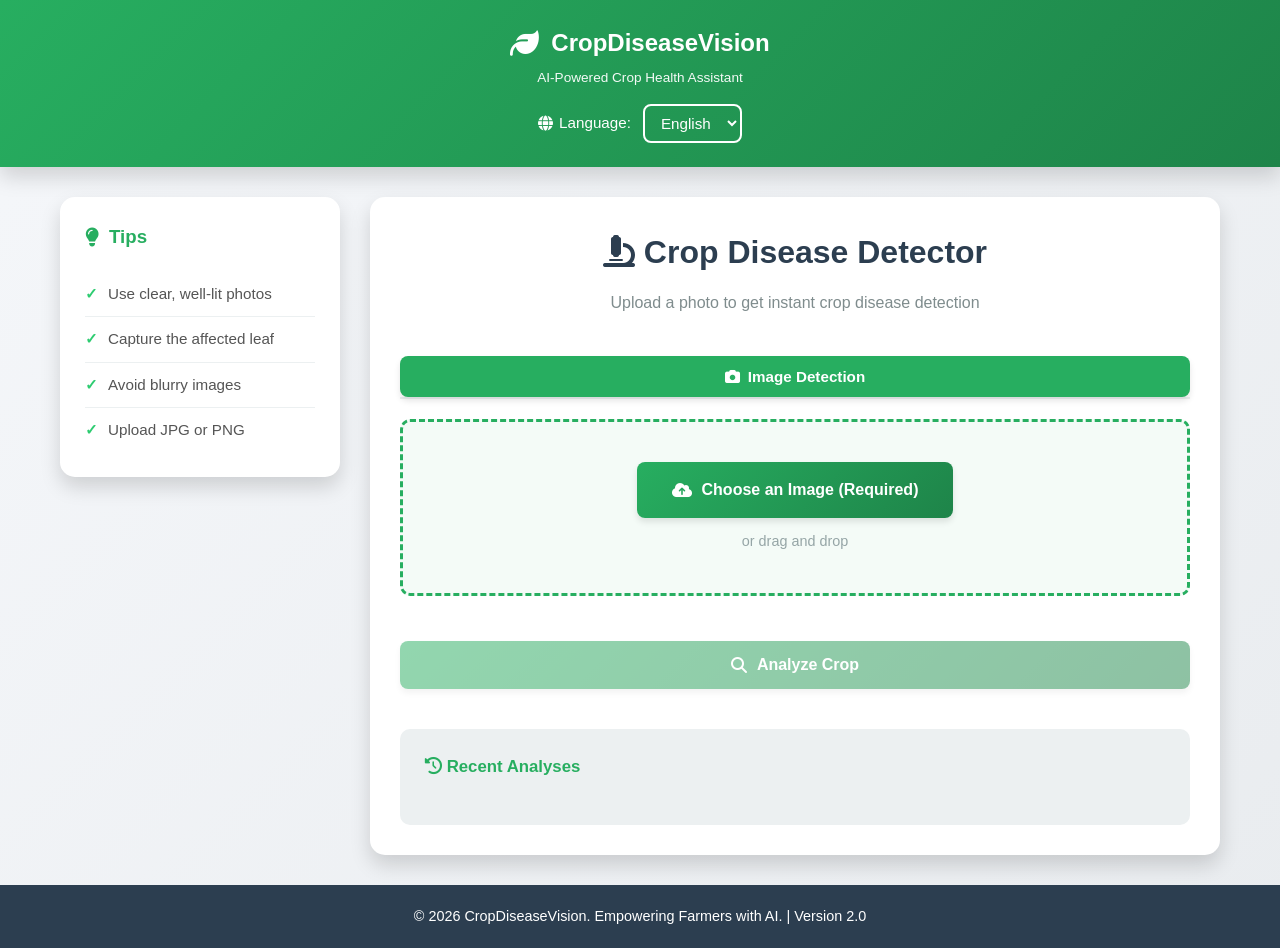
<file: frontend/index.html>
<!DOCTYPE html>
<html lang="en">
<head>
    <meta charset="UTF-8">
    <meta name="viewport" content="width=device-width, initial-scale=1.0">
    <title>CropDiseaseVision - Farmer's AI Assistant</title>
    <!-- Favicon - Using data URI to avoid 404 errors -->
    <link rel="icon" type="image/svg+xml" href="data:image/svg+xml,<svg xmlns='http://www.w3.org/2000/svg' viewBox='0 0 100 100'><text y='75' font-size='75'>🌾</text></svg>">
    <link rel="stylesheet" href="style.css">
    <link rel="stylesheet" href="multilingual-style.css">
    <link rel="stylesheet" href="https://cdnjs.cloudflare.com/ajax/libs/font-awesome/6.4.0/css/all.min.css">
</head>
<body>
    <!-- Navigation Header -->
    <nav class="navbar">
        <div class="nav-container">
            <div class="logo">
                <i class="fas fa-leaf"></i>
                <span>CropDiseaseVision</span>
            </div>
            <p class="tagline">AI-Powered Crop Health Assistant</p>
            
            <!-- Language Selector in Header -->
            <div class="language-selector-header">
                <label for="languageSelector"><i class="fas fa-globe"></i> Language:</label>
                <select id="languageSelector">
                    <option value="English">English</option>
                    <option value="Gujarati">ગુજરાતી</option>
                    <option value="Hindi">हिन्दी</option>
                    <option value="Marathi">मराठी</option>
                    <option value="Tamil">தமிழ்</option>
                    <option value="Telugu">తెలుగు</option>
                </select>
            </div>
        </div>
    </nav>

    <div class="main-container">
        <!-- Sidebar with Info -->
        <aside class="sidebar">
            <div class="info-box">
                <h3><i class="fas fa-lightbulb"></i> Tips</h3>
                <ul>
                    <li>Use clear, well-lit photos</li>
                    <li>Capture the affected leaf</li>
                    <li>Avoid blurry images</li>
                    <li>Upload JPG or PNG</li>
                </ul>
            </div>
        </aside>

        <!-- Main Content -->
        <main class="content">
            <div class="container">
                <h1><i class="fas fa-microscope"></i> Crop Disease Detector</h1>
                <p>Upload a photo to get instant crop disease detection</p>

                <!-- Tabs -->
                <div class="tabs" style="display: flex; gap: 10px; margin-bottom: 20px;">
                    <button class="tab-btn active" id="tabImage" onclick="switchTab('image')" style="flex: 1; padding: 12px; border: none; border-radius: 8px; font-weight: bold; cursor: pointer; background: #27ae60; color: white; display: flex; align-items: center; justify-content: center; gap: 8px;"><i class="fas fa-camera"></i> Image Detection</button>
                </div>

                <!-- Image Detection Content -->
                <div class="input-card tab-content active" id="contentImage">
                    <div class="upload-section">
                        <input type="file" id="imageInput" accept="image/*" />
                        <label for="imageInput" class="upload-btn">
                            <i class="fas fa-cloud-upload-alt"></i> Choose an Image (Required)
                        </label>
                        <p class="upload-hint">or drag and drop</p>
                    </div>

                    <div class="preview-section">
                        <img id="imagePreview" alt="Image Preview" />
                    </div>

                    <button id="predictBtn" class="predict-btn" disabled style="margin-top: 20px;">
                        <i class="fas fa-magnifying-glass"></i> Analyze Crop
                    </button>
                </div>


                <!-- Loading State -->
                <div id="loading" class="hidden">
                    <div class="spinner"></div>
                    <p>Analyzing...</p>
                </div>

                <!-- Results Section -->
                <div id="result" class="hidden result-card">
                    <h2><i class="fas fa-check-circle"></i> Analysis Result</h2>
                    
                    <div class="result-main">
                        <div class="disease-box">
                            <h3><i class="fas fa-exclamation-triangle"></i> Disease Detected</h3>
                            <p id="diseaseName" class="disease-name"></p>
                        </div>

                        <div class="confidence-box">
                            <h3><i class="fas fa-chart-pie"></i> Confidence Level</h3>
                            <div class="confidence-bar">
                                <div id="confidenceBar" class="confidence-fill"></div>
                                <span id="confidenceLevel" class="confidence-text"></span>
                            </div>
                        </div>
                    </div>

                    <div class="recommendations">
                        <h3><i class="fas fa-prescription-bottle"></i> Recommended Actions</h3>
                        <ul id="actionsList"></ul>
                    </div>

                    <div class="button-group">
                        <button id="playResultBtn" class="audio-btn">
                            <i class="fas fa-volume-up"></i> Listen to Result
                        </button>
                        <button id="resetBtn" class="reset-btn">
                            <i class="fas fa-redo"></i> Analyze Another
                        </button>
                    </div>
                </div>

                <!-- Error Section -->
                <div id="error" class="hidden error-card">
                    <i class="fas fa-exclamation-circle"></i>
                    <p id="errorMessage"></p>
                </div>

                <!-- History Section -->
                <div id="history" class="history-section">
                    <h3><i class="fas fa-history"></i> Recent Analyses</h3>
                    <div id="historyList" class="history-list"></div>
                </div>
            </div>
        </main>
    </div>

    <!-- Footer -->
    <footer class="footer">
        <p>&copy; 2026 CropDiseaseVision. Empowering Farmers with AI. | Version 2.0</p>
    </footer>

    <script src="script.js"></script>
</body>
</html>
</file>
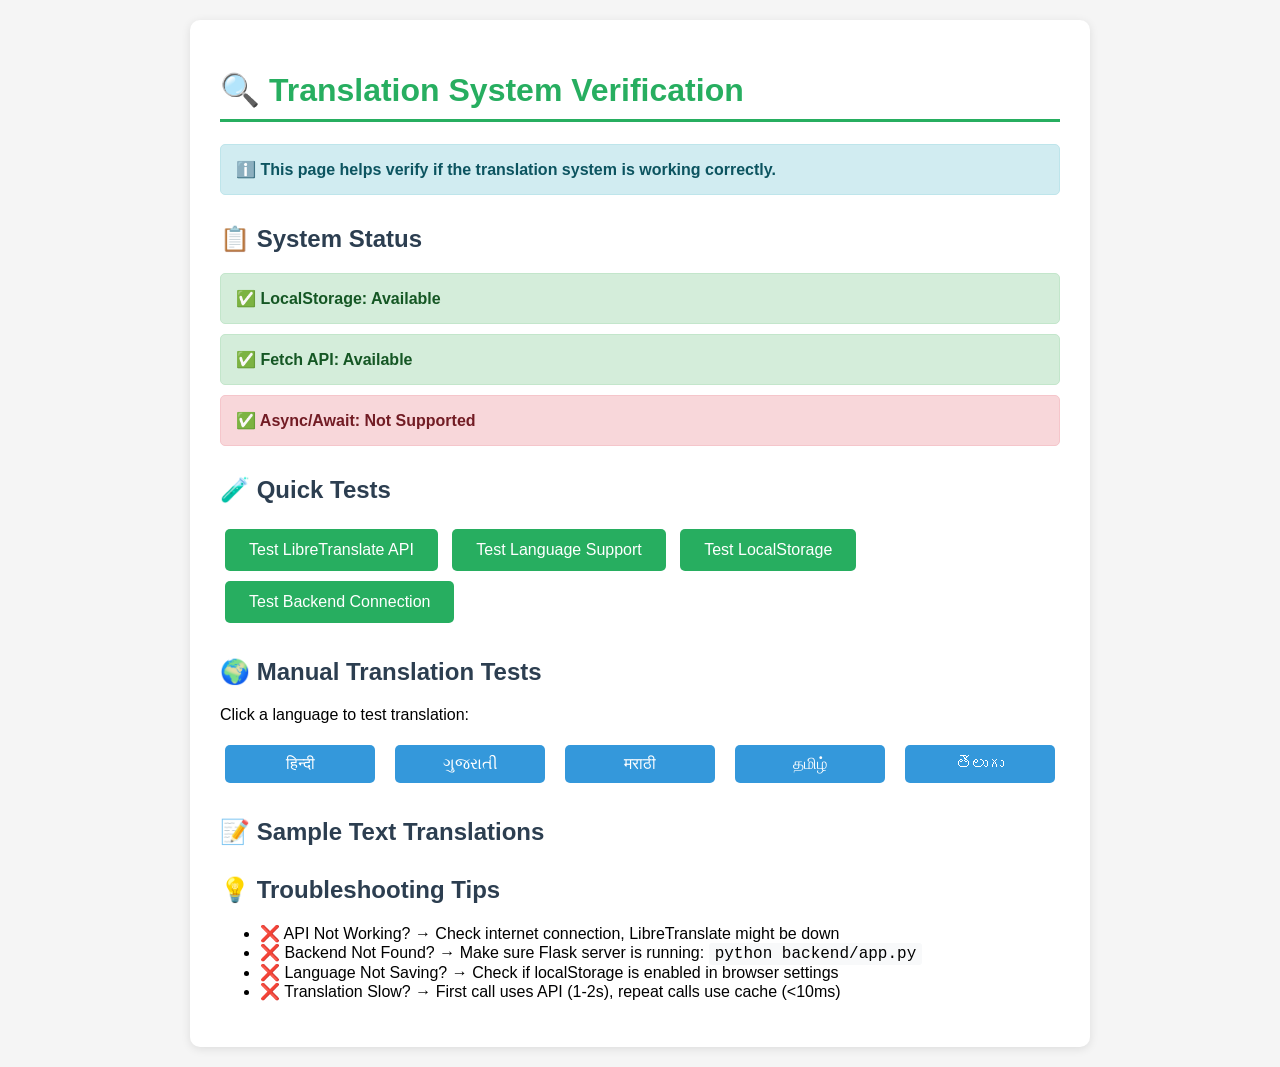
<file: verify_translation.html>
<!DOCTYPE html>
<html lang="en">
<head>
    <meta charset="UTF-8">
    <meta name="viewport" content="width=device-width, initial-scale=1.0">
    <title>Translation System Verification</title>
    <style>
        body {
            font-family: Arial, sans-serif;
            max-width: 900px;
            margin: 0 auto;
            padding: 20px;
            background: #f5f5f5;
        }
        .container {
            background: white;
            padding: 30px;
            border-radius: 10px;
            box-shadow: 0 2px 10px rgba(0,0,0,0.1);
        }
        h1 {
            color: #27ae60;
            border-bottom: 3px solid #27ae60;
            padding-bottom: 10px;
        }
        h2 {
            color: #2c3e50;
            margin-top: 30px;
        }
        .status {
            padding: 15px;
            border-radius: 5px;
            margin: 10px 0;
            font-weight: bold;
        }
        .status.success {
            background: #d4edda;
            color: #155724;
            border: 1px solid #c3e6cb;
        }
        .status.error {
            background: #f8d7da;
            color: #721c24;
            border: 1px solid #f5c6cb;
        }
        .status.info {
            background: #d1ecf1;
            color: #0c5460;
            border: 1px solid #bee5eb;
        }
        button {
            background: #27ae60;
            color: white;
            border: none;
            padding: 12px 24px;
            border-radius: 5px;
            cursor: pointer;
            font-size: 16px;
            margin: 5px;
        }
        button:hover {
            background: #229954;
        }
        .test-result {
            background: #f8f9fa;
            padding: 15px;
            margin: 10px 0;
            border-left: 4px solid #27ae60;
            border-radius: 3px;
        }
        .test-result.fail {
            border-left-color: #e74c3c;
        }
        code {
            background: #f8f9fa;
            padding: 2px 6px;
            border-radius: 3px;
            font-family: 'Courier New', monospace;
        }
        .languages {
            display: grid;
            grid-template-columns: repeat(auto-fit, minmax(150px, 1fr));
            gap: 10px;
            margin: 10px 0;
        }
        .lang-btn {
            background: #3498db;
            padding: 10px;
            text-align: center;
        }
        .lang-btn:hover {
            background: #2980b9;
        }
    </style>
</head>
<body>
    <div class="container">
        <h1>🔍 Translation System Verification</h1>
        
        <div class="status info">
            ℹ️ This page helps verify if the translation system is working correctly.
        </div>

        <h2>📋 System Status</h2>
        <div id="systemStatus"></div>

        <h2>🧪 Quick Tests</h2>
        <button onclick="testTranslationAPI()">Test LibreTranslate API</button>
        <button onclick="testLanguageSupport()">Test Language Support</button>
        <button onclick="testLocalStorage()">Test LocalStorage</button>
        <button onclick="testBackend()">Test Backend Connection</button>
        <div id="testResults"></div>

        <h2>🌍 Manual Translation Tests</h2>
        <p>Click a language to test translation:</p>
        <div class="languages">
            <button class="lang-btn" onclick="testLanguage('Hindi', 'hi')">हिन्दी</button>
            <button class="lang-btn" onclick="testLanguage('Gujarati', 'gu')">ગુજરાતી</button>
            <button class="lang-btn" onclick="testLanguage('Marathi', 'mr')">मराठी</button>
            <button class="lang-btn" onclick="testLanguage('Tamil', 'ta')">தமிழ்</button>
            <button class="lang-btn" onclick="testLanguage('Telugu', 'te')">తెలుగు</button>
        </div>
        <div id="languageTest"></div>

        <h2>📝 Sample Text Translations</h2>
        <div id="sampleTranslations"></div>

        <h2>💡 Troubleshooting Tips</h2>
        <ul>
            <li>❌ API Not Working? → Check internet connection, LibreTranslate might be down</li>
            <li>❌ Backend Not Found? → Make sure Flask server is running: <code>python backend/app.py</code></li>
            <li>❌ Language Not Saving? → Check if localStorage is enabled in browser settings</li>
            <li>❌ Translation Slow? → First call uses API (1-2s), repeat calls use cache (<10ms)</li>
        </ul>
    </div>

    <script>
        const LANGUAGE_MAP = {
            'English': 'en',
            'Hindi': 'hi',
            'Gujarati': 'gu',
            'Marathi': 'mr',
            'Tamil': 'ta',
            'Telugu': 'te'
        };

        async function checkSystemStatus() {
            const status = document.getElementById('systemStatus');
            let html = '';

            // Check 1: Browser API Support
            const hasStorage = typeof(Storage) !== "undefined";
            html += `<div class="status ${hasStorage ? 'success' : 'error'}">
                ✅ LocalStorage: ${hasStorage ? 'Available' : 'Not Available'}
            </div>`;

            // Check 2: Fetch API
            const hasFetch = typeof fetch !== 'undefined';
            html += `<div class="status ${hasFetch ? 'success' : 'error'}">
                ✅ Fetch API: ${hasFetch ? 'Available' : 'Not Available'}
            </div>`;

            // Check 3: Async/Await
            const hasAsync = (async function() {})().constructor.constructor.name === 'AsyncFunction';
            html += `<div class="status ${hasAsync ? 'success' : 'error'}">
                ✅ Async/Await: ${hasAsync ? 'Supported' : 'Not Supported'}
            </div>`;

            status.innerHTML = html;
        }

        async function testTranslationAPI() {
            const results = document.getElementById('testResults');
            results.innerHTML = '<div class="test-result">⏳ Testing LibreTranslate API...</div>';

            try {
                const response = await fetch('https://libretranslate.de/translate', {
                    method: 'POST',
                    headers: { 'Content-Type': 'application/json' },
                    body: JSON.stringify({
                        q: 'Hello world',
                        source: 'en',
                        target: 'hi'
                    })
                });

                if (response.ok) {
                    const data = await response.json();
                    results.innerHTML = `
                        <div class="test-result success">
                            ✅ LibreTranslate API Working!<br>
                            Test: "Hello world" → "${data.translatedText}"
                        </div>
                    `;
                } else {
                    results.innerHTML = `
                        <div class="test-result fail">
                            ❌ API Error: ${response.status} ${response.statusText}
                        </div>
                    `;
                }
            } catch (error) {
                results.innerHTML = `
                    <div class="test-result fail">
                        ❌ API Error: ${error.message}<br>
                        (Check internet connection, API might be blocked)
                    </div>
                `;
            }
        }

        function testLanguageSupport() {
            const results = document.getElementById('testResults');
            let html = '<div class="test-result success">✅ Language Support:<br>';
            Object.entries(LANGUAGE_MAP).forEach(([name, code]) => {
                html += `<code>${name}</code> (${code}) • `;
            });
            html += '</div>';
            results.innerHTML = html;
        }

        function testLocalStorage() {
            const results = document.getElementById('testResults');
            try {
                localStorage.setItem('test', 'test');
                const val = localStorage.getItem('test');
                localStorage.removeItem('test');
                results.innerHTML = `
                    <div class="test-result success">
                        ✅ LocalStorage Working!<br>
                        Saved language: ${localStorage.getItem('selectedLanguage') || 'None (default)'}
                    </div>
                `;
            } catch (error) {
                results.innerHTML = `
                    <div class="test-result fail">
                        ❌ LocalStorage Not Available: ${error.message}
                    </div>
                `;
            }
        }

        async function testBackend() {
            const results = document.getElementById('testResults');
            results.innerHTML = '<div class="test-result">⏳ Testing backend connection...</div>';

            try {
                const response = await fetch('http://127.0.0.1:5000/api/health');
                const data = await response.json();
                results.innerHTML = `
                    <div class="test-result success">
                        ✅ Backend is Running!<br>
                        Status: ${JSON.stringify(data)}
                    </div>
                `;
            } catch (error) {
                results.innerHTML = `
                    <div class="test-result fail">
                        ❌ Backend Not Found<br>
                        Error: ${error.message}<br>
                        Make sure Flask server is running on port 5000
                    </div>
                `;
            }
        }

        async function testLanguage(langName, langCode) {
            const results = document.getElementById('languageTest');
            results.innerHTML = `<div class="test-result">⏳ Testing ${langName}...</div>`;

            try {
                const samples = [
                    'Tomato',
                    'Tomato disease',
                    'Apply fungicide',
                    'Remove infected leaves'
                ];

                let html = `<div class="test-result success">✅ ${langName} Translation Test:<br>`;
                
                for (const sample of samples) {
                    const response = await fetch('https://libretranslate.de/translate', {
                        method: 'POST',
                        headers: { 'Content-Type': 'application/json' },
                        body: JSON.stringify({
                            q: sample,
                            source: 'en',
                            target: langCode
                        })
                    });

                    if (response.ok) {
                        const data = await response.json();
                        html += `<br>"${sample}" → "${data.translatedText}"`;
                    }
                }
                html += '</div>';
                results.innerHTML = html;
            } catch (error) {
                results.innerHTML = `
                    <div class="test-result fail">
                        ❌ Translation Error: ${error.message}
                    </div>
                `;
            }
        }

        // Initialize on page load
        window.onload = function() {
            checkSystemStatus();
        };
    </script>
</body>
</html>
</file>
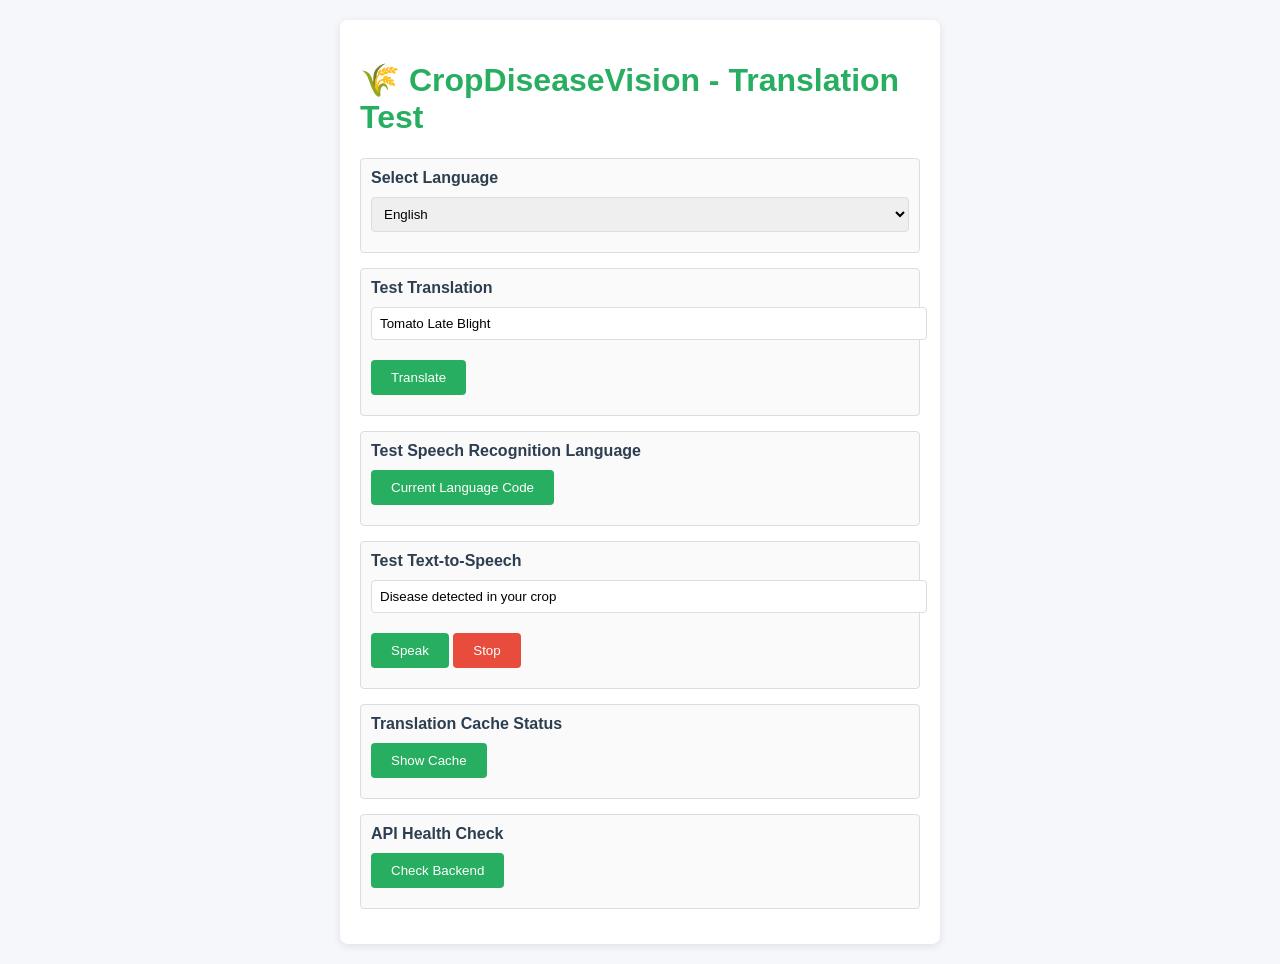
<file: frontend/translation-test.html>
<!DOCTYPE html>
<html lang="en">
<head>
    <meta charset="UTF-8">
    <meta name="viewport" content="width=device-width, initial-scale=1.0">
    <title>CropDiseaseVision - Translation Test</title>
    <style>
        body {
            font-family: 'Segoe UI', Tahoma, Geneva, Verdana, sans-serif;
            max-width: 600px;
            margin: 0 auto;
            padding: 20px;
            background: #f5f7fa;
        }
        .test-container {
            background: white;
            padding: 20px;
            border-radius: 8px;
            box-shadow: 0 2px 8px rgba(0, 0, 0, 0.1);
        }
        h1 {
            color: #27ae60;
        }
        .test-item {
            margin: 15px 0;
            padding: 10px;
            border: 1px solid #ddd;
            border-radius: 4px;
            background: #fafafa;
        }
        .test-label {
            font-weight: bold;
            color: #2c3e50;
        }
        .test-result {
            margin-top: 8px;
            padding: 8px;
            background: #e8f5e9;
            border-left: 4px solid #27ae60;
            border-radius: 2px;
        }
        .error {
            background: #ffebee !important;
            border-left-color: #e74c3c !important;
            color: #c62828;
        }
        select, input {
            padding: 8px;
            margin: 10px 0;
            width: 100%;
            border: 1px solid #ddd;
            border-radius: 4px;
        }
        button {
            background: #27ae60;
            color: white;
            padding: 10px 20px;
            border: none;
            border-radius: 4px;
            cursor: pointer;
            margin: 10px 0;
        }
        button:hover {
            background: #1e8449;
        }
        .loader {
            display: none;
            margin: 10px 0;
        }
        .loader.active {
            display: inline;
            color: #f39c12;
        }
    </style>
</head>
<body>
    <div class="test-container">
        <h1>🌾 CropDiseaseVision - Translation Test</h1>
        
        <div class="test-item">
            <div class="test-label">Select Language</div>
            <select id="languageSelector">
                <option value="English">English</option>
                <option value="Hindi">हिन्दी</option>
                <option value="Gujarati">ગુજરાતી</option>
                <option value="Marathi">मराठी</option>
                <option value="Tamil">தமிழ்</option>
                <option value="Telugu">తెలుగు</option>
            </select>
        </div>

        <div class="test-item">
            <div class="test-label">Test Translation</div>
            <input type="text" id="testText" placeholder="Enter text to translate..." value="Tomato Late Blight">
            <button onclick="testTranslation()">Translate</button>
            <div class="loader" id="loader"><i class="fas fa-spinner fa-spin"></i> Translating...</div>
            <div class="test-result" id="translationResult" style="display: none;"></div>
        </div>

        <div class="test-item">
            <div class="test-label">Test Speech Recognition Language</div>
            <button onclick="testSpeechLang()">Current Language Code</button>
            <div class="test-result" id="speechResult" style="display: none;"></div>
        </div>

        <div class="test-item">
            <div class="test-label">Test Text-to-Speech</div>
            <input type="text" id="speechText" placeholder="Enter text to speak..." value="Disease detected in your crop">
            <button onclick="testSpeech()">Speak</button>
            <button onclick="stopSpeech()" style="background: #e74c3c;">Stop</button>
        </div>

        <div class="test-item">
            <div class="test-label">Translation Cache Status</div>
            <button onclick="showCacheStatus()">Show Cache</button>
            <div class="test-result" id="cacheStatus" style="display: none; white-space: pre-wrap; font-family: monospace; font-size: 12px;"></div>
        </div>

        <div class="test-item">
            <div class="test-label">API Health Check</div>
            <button onclick="checkBackend()">Check Backend</button>
            <div class="test-result" id="backendStatus" style="display: none;"></div>
        </div>
    </div>

    <script>
        // Language Configuration (matching script.js)
        const LANGUAGE_MAP = {
            'English': 'en',
            'Hindi': 'hi',
            'Gujarati': 'gu',
            'Marathi': 'mr',
            'Tamil': 'ta',
            'Telugu': 'te'
        };

        const VOICE_LANG_MAP = {
            'English': 'en-US',
            'Hindi': 'hi-IN',
            'Gujarati': 'gu-IN',
            'Marathi': 'mr-IN',
            'Tamil': 'ta-IN',
            'Telugu': 'te-IN'
        };

        let currentLanguage = 'English';
        let translationCache = {};

        // Initialize
        const langSelector = document.getElementById('languageSelector');
        const savedLang = localStorage.getItem('selectedLanguage');
        if (savedLang) {
            currentLanguage = savedLang;
            langSelector.value = currentLanguage;
        }

        langSelector.addEventListener('change', (e) => {
            currentLanguage = e.target.value;
            localStorage.setItem('selectedLanguage', currentLanguage);
            console.log(`Language changed to: ${currentLanguage}`);
        });

        // Test Translation
        async function testTranslation() {
            const text = document.getElementById('testText').value || 'Tomato Late Blight';
            const resultDiv = document.getElementById('translationResult');
            const loader = document.getElementById('loader');

            loader.classList.add('active');
            resultDiv.style.display = 'none';

            try {
                const translated = await translateText(text, currentLanguage);
                
                resultDiv.innerHTML = `
                    <strong>Original:</strong> ${text}<br>
                    <strong>Language:</strong> ${currentLanguage}<br>
                    <strong>Translated:</strong> ${translated}
                `;
                resultDiv.style.display = 'block';
                resultDiv.classList.remove('error');
                console.log(`✓ Translation successful`);
            } catch (error) {
                resultDiv.innerHTML = `<strong>Error:</strong> ${error.message}`;
                resultDiv.classList.add('error');
                resultDiv.style.display = 'block';
                console.error('✗ Translation failed:', error);
            } finally {
                loader.classList.remove('active');
            }
        }

        // Test Speech Language
        function testSpeechLang() {
            const voiceCode = VOICE_LANG_MAP[currentLanguage];
            const langCode = LANGUAGE_MAP[currentLanguage];
            const resultDiv = document.getElementById('speechResult');

            resultDiv.innerHTML = `
                <strong>Current Language:</strong> ${currentLanguage}<br>
                <strong>Voice Code:</strong> ${voiceCode}<br>
                <strong>Translation Code:</strong> ${langCode}
            `;
            resultDiv.style.display = 'block';
        }

        // Test Speech
        async function testSpeech() {
            const text = document.getElementById('speechText').value || 'Disease detected';
            const voiceCode = VOICE_LANG_MAP[currentLanguage];

            try {
                let speechText = text;
                
                // Translate if not English
                if (currentLanguage !== 'English') {
                    speechText = await translateText(text, currentLanguage);
                }

                const utterance = new SpeechSynthesisUtterance(speechText);
                utterance.lang = voiceCode;
                utterance.rate = 0.9;
                utterance.pitch = 1.0;

                window.speechSynthesis.cancel();
                window.speechSynthesis.speak(utterance);
                
                console.log(`✓ Speaking in ${currentLanguage}: ${speechText}`);
            } catch (error) {
                console.error('✗ Speech error:', error);
            }
        }

        function stopSpeech() {
            window.speechSynthesis.cancel();
            console.log('Speech stopped');
        }

        // Show Cache
        function showCacheStatus() {
            const resultDiv = document.getElementById('cacheStatus');
            const cacheKeys = Object.keys(translationCache);
            
            if (cacheKeys.length === 0) {
                resultDiv.innerHTML = 'Cache is empty. Make a translation first.';
            } else {
                let cacheHtml = `Cache Size: ${cacheKeys.length}\n\n`;
                cacheKeys.forEach(key => {
                    cacheHtml += `Key: ${key}\n`;
                    cacheHtml += `Value: ${translationCache[key]}\n\n`;
                });
                resultDiv.innerHTML = cacheHtml;
            }
            resultDiv.style.display = 'block';
        }

        // Check Backend
        async function checkBackend() {
            const resultDiv = document.getElementById('backendStatus');
            
            try {
                const response = await fetch('http://127.0.0.1:5000/health');
                const data = await response.json();
                
                resultDiv.innerHTML = `
                    <strong>Backend Status:</strong> ✓ Connected<br>
                    <strong>API Response:</strong><br>
                    ${JSON.stringify(data, null, 2)}
                `;
                resultDiv.classList.remove('error');
                resultDiv.style.display = 'block';
                console.log('✓ Backend connected');
            } catch (error) {
                resultDiv.innerHTML = `
                    <strong>Backend Status:</strong> ✗ Not Connected<br>
                    <strong>Error:</strong> ${error.message}<br>
                    <strong>Make sure backend is running at:</strong> http://127.0.0.1:5000
                `;
                resultDiv.classList.add('error');
                resultDiv.style.display = 'block';
                console.error('✗ Backend not connected:', error);
            }
        }

        // Translation Function (matching script.js)
        async function translateText(text, targetLanguage = currentLanguage) {
            if (!text || targetLanguage === 'English') {
                return text;
            }

            const cacheKey = `${text}__${targetLanguage}`;
            if (translationCache[cacheKey]) {
                console.log(`[Cache Hit] ${text.substring(0, 30)}...`);
                return translationCache[cacheKey];
            }

            try {
                const targetCode = LANGUAGE_MAP[targetLanguage];
                if (!targetCode) return text;

                console.log(`[Translating] ${text.substring(0, 30)}... to ${targetLanguage}`);
                
                const response = await fetch('https://libretranslate.de/translate', {
                    method: 'POST',
                    headers: {
                        'Content-Type': 'application/json'
                    },
                    body: JSON.stringify({
                        q: text,
                        source: 'en',
                        target: targetCode,
                        format: 'text'
                    })
                });

                if (!response.ok) {
                    throw new Error(`Translation API error: ${response.status}`);
                }

                const data = await response.json();
                const translatedText = data.translatedText || text;
                
                translationCache[cacheKey] = translatedText;
                console.log(`[Translated] ${translatedText}`);
                
                return translatedText;
            } catch (error) {
                console.error(`Translation error for "${text}":`, error);
                return text;
            }
        }

        // Auto-check backend on load
        window.addEventListener('load', () => {
            console.log('🌾 CropDiseaseVision Translation Test Page Loaded');
            console.log('Current Language:', currentLanguage);
        });
    </script>
</body>
</html>
</file>
<file: frontend/style.css>
/* CROPDISEASEVISION v2.0 - CLEAN WORKING CSS */

* {
    margin: 0;
    padding: 0;
    box-sizing: border-box;
}

:root {
    --primary: #27ae60;
    --secondary: #f39c12;
    --danger: #e74c3c;
    --success: #2ecc71;
    --info: #3498db;
    --dark: #2c3e50;
    --light: #ecf0f1;
    --white: #ffffff;
}

body {
    font-family: 'Segoe UI', Tahoma, Geneva, Verdana, sans-serif;
    background: linear-gradient(135deg, #f5f7fa 0%, #e9ecef 100%);
    color: var(--dark);
    line-height: 1.6;
    display: flex;
    flex-direction: column;
    min-height: 100vh;
}

/* NAVBAR */
.navbar {
    background: linear-gradient(135deg, var(--primary) 0%, #1e8449 100%);
    color: var(--white);
    padding: 1.5rem 0;
    box-shadow: 0 10px 20px rgba(0, 0, 0, 0.15);
    position: sticky;
    top: 0;
    z-index: 1000;
}

.nav-container {
    max-width: 1200px;
    margin: 0 auto;
    padding: 0 20px;
    text-align: center;
}

.logo {
    display: flex;
    align-items: center;
    justify-content: center;
    gap: 12px;
    font-size: 1.5rem;
    font-weight: bold;
    margin-bottom: 5px;
}

.logo i {
    font-size: 1.8rem;
}

.tagline {
    font-size: 0.85rem;
    opacity: 0.95;
}

/* LANGUAGE SELECTOR */
.language-selector-header {
    margin-top: 15px;
    display: flex;
    align-items: center;
    justify-content: center;
    gap: 12px;
    flex-wrap: wrap;
}

.language-selector-header label {
    color: var(--white);
    font-weight: 500;
    font-size: 0.95rem;
    display: flex;
    align-items: center;
    gap: 6px;
}

.language-selector-header select {
    padding: 8px 12px;
    border-radius: 8px;
    border: 2px solid var(--white);
    background: transparent;
    color: var(--white);
    font-weight: 500;
    cursor: pointer;
    font-size: 0.95rem;
    transition: all 0.3s ease;
}

.language-selector-header select:hover {
    background: rgba(255, 255, 255, 0.1);
    box-shadow: 0 4px 8px rgba(0, 0, 0, 0.2);
}

.language-selector-header select option {
    background: var(--dark);
    color: var(--white);
    padding: 8px;
}

.main-container {
    flex: 1;
    max-width: 1200px;
    width: 100%;
    margin: 30px auto;
    padding: 0 20px;
    display: flex;
    gap: 30px;
}

.content {
    width: 100%;
}

/* CONTAINER */
.container {
    background: var(--white);
    border-radius: 15px;
    box-shadow: 0 10px 20px rgba(0, 0, 0, 0.15);
    padding: 30px;
    width: 100%;
}

.container h1 {
    color: var(--dark);
    margin-bottom: 12px;
    font-size: 2rem;
    text-align: center;
}

.container > p {
    color: #7f8c8d;
    margin-bottom: 25px;
    text-align: center;
}

/* TABS */
.tabs {
    display: flex;
    gap: 10px;
    margin-bottom: 30px;
    border-bottom: 2px solid var(--light);
    justify-content: center;
}

.tab-btn {
    background: none;
    border: none;
    padding: 15px 25px;
    cursor: pointer;
    font-size: 0.95rem;
    color: #95a5a6;
    border-bottom: 3px solid transparent;
    transition: all 0.3s ease;
    display: flex;
    align-items: center;
    gap: 8px;
    font-weight: 500;
}

.tab-btn:hover {
    color: var(--primary);
}

.tab-btn.active {
    color: var(--primary);
    border-bottom-color: var(--primary);
}

.tab-content {
    display: none;
}

.tab-content.active {
    display: block;
}

/* UPLOAD */
.upload-section {
    border: 3px dashed var(--primary);
    border-radius: 10px;
    padding: 40px 20px;
    text-align: center;
    background: rgba(39, 174, 96, 0.05);
    margin-bottom: 25px;
    transition: all 0.3s ease;
}

.upload-section:hover {
    border-color: var(--secondary);
    background: rgba(243, 156, 18, 0.08);
}

input[type="file"] {
    display: none;
}

.upload-btn {
    display: inline-flex;
    align-items: center;
    gap: 10px;
    background: linear-gradient(135deg, var(--primary) 0%, #1e8449 100%);
    color: var(--white);
    padding: 15px 35px;
    border: none;
    border-radius: 8px;
    cursor: pointer;
    font-size: 1rem;
    font-weight: 600;
    transition: all 0.3s ease;
    box-shadow: 0 4px 6px rgba(0, 0, 0, 0.1);
}

.upload-btn:hover {
    transform: translateY(-2px);
    box-shadow: 0 10px 20px rgba(0, 0, 0, 0.15);
}

.upload-hint {
    color: #95a5a6;
    margin-top: 12px;
    font-size: 0.9rem;
}

/* PREVIEW */
.preview-section {
    margin: 25px 0;
    text-align: center;
}

#imagePreview {
    max-width: 100%;
    max-height: 350px;
    border-radius: 10px;
    box-shadow: 0 10px 20px rgba(0, 0, 0, 0.15);
    display: none;
}

/* BUTTONS */
button,
.predict-btn,
.reset-btn,
.voice-btn {
    background: linear-gradient(135deg, var(--primary) 0%, #1e8449 100%);
    color: var(--white);
    border: none;
    padding: 15px 35px;
    font-size: 1rem;
    font-weight: 600;
    border-radius: 8px;
    cursor: pointer;
    transition: all 0.3s ease;
    box-shadow: 0 4px 6px rgba(0, 0, 0, 0.1);
    display: inline-flex;
    align-items: center;
    gap: 10px;
    width: 100%;
    justify-content: center;
    margin-top: 15px;
}

.predict-btn:hover:not(:disabled),
.reset-btn:hover,
.voice-btn:hover {
    transform: translateY(-2px);
    box-shadow: 0 10px 20px rgba(0, 0, 0, 0.15);
}

.predict-btn:disabled {
    opacity: 0.5;
    cursor: not-allowed;
}

.reset-btn {
    background: linear-gradient(135deg, var(--info) 0%, #2980b9 100%);
}

.voice-btn {
    background: linear-gradient(135deg, var(--secondary) 0%, #d68910 100%);
    font-size: 1.1rem;
    padding: 20px;
}

.voice-btn.recording {
    background: var(--danger);
    animation: pulse 1s infinite;
}

@keyframes pulse {
    0%, 100% { box-shadow: 0 0 0 0 rgba(231, 76, 60, 0.7); }
    50% { box-shadow: 0 0 0 10px rgba(231, 76, 60, 0); }
}

/* VOICE SECTION */
.voice-section {
    padding: 20px 0;
    text-align: center;
}

.voice-status {
    margin-top: 15px;
    color: var(--info);
    font-weight: 600;
    font-size: 0.95rem;
}

.voice-transcript {
    display: none;
    margin-top: 20px;
    padding: 15px;
    background: var(--light);
    border-radius: 8px;
    color: var(--dark);
    font-style: italic;
    min-height: 50px;
}

/* LOADING */
.hidden {
    display: none !important;
}

#loading {
    text-align: center;
    padding: 40px 20px;
}

.spinner {
    border: 5px solid var(--light);
    border-top: 5px solid var(--primary);
    border-radius: 50%;
    width: 50px;
    height: 50px;
    animation: spin 1s linear infinite;
    margin: 0 auto 20px;
}

@keyframes spin {
    0% { transform: rotate(0deg); }
    100% { transform: rotate(360deg); }
}

/* RESULT CARD */
.result-card {
    background: linear-gradient(135deg, #f8f9fa 0%, #e9ecef 100%);
    border-left: 5px solid var(--success);
    border-radius: 10px;
    padding: 30px;
    margin-top: 30px;
}

.result-card h2 {
    color: var(--success);
    margin-bottom: 25px;
    text-align: center;
    font-size: 1.5rem;
}

.result-main {
    display: grid;
    grid-template-columns: 1fr 1fr;
    gap: 20px;
    margin-bottom: 30px;
}

.disease-box,
.confidence-box {
    background: var(--white);
    padding: 20px;
    border-radius: 10px;
    box-shadow: 0 4px 6px rgba(0, 0, 0, 0.1);
}

.disease-box h3,
.confidence-box h3 {
    color: var(--primary);
    margin-bottom: 15px;
    font-size: 1.05rem;
}

.disease-name {
    font-size: 1.6rem;
    font-weight: bold;
    color: var(--danger);
    padding: 15px;
    background: rgba(231, 76, 60, 0.08);
    border-radius: 8px;
}

/* CONFIDENCE BAR */
.confidence-bar {
    background: var(--light);
    border-radius: 10px;
    height: 40px;
    overflow: hidden;
    position: relative;
    box-shadow: inset 0 4px 6px rgba(0, 0, 0, 0.1);
}

.confidence-fill {
    background: linear-gradient(90deg, var(--danger) 0%, var(--secondary) 50%, var(--success) 100%);
    height: 100%;
    border-radius: 10px;
    transition: width 1s ease;
    display: flex;
    align-items: center;
    justify-content: flex-end;
    padding-right: 10px;
}

.confidence-text {
    position: absolute;
    top: 50%;
    left: 50%;
    transform: translate(-50%, -50%);
    font-weight: bold;
    color: var(--white);
    text-shadow: 1px 1px 2px rgba(0, 0, 0, 0.3);
    font-size: 1.1rem;
}

/* RECOMMENDATIONS */
.recommendations {
    background: var(--white);
    padding: 20px;
    border-radius: 10px;
    box-shadow: 0 4px 6px rgba(0, 0, 0, 0.1);
    margin-bottom: 20px;
    text-align: left;
}

.recommendations h3 {
    color: var(--primary);
    margin-bottom: 15px;
    font-size: 1.05rem;
}

.recommendations ul {
    list-style: none;
}

.recommendations li {
    padding: 10px 0 10px 25px;
    position: relative;
    color: #555;
}

.recommendations li:before {
    content: "→";
    position: absolute;
    left: 0;
    color: var(--secondary);
    font-weight: bold;
}

/* ERROR CARD */
.error-card {
    background: rgba(231, 76, 60, 0.08);
    border-left: 5px solid var(--danger);
    border-radius: 10px;
    padding: 20px;
    margin-top: 20px;
    color: var(--danger);
    font-weight: 600;
    display: flex;
    align-items: center;
    gap: 15px;
}

.error-card i {
    font-size: 1.3rem;
    flex-shrink: 0;
}

/* HISTORY */
.history-section {
    margin-top: 40px;
    padding: 25px;
    background: var(--light);
    border-radius: 10px;
}

.history-section h3 {
    color: var(--primary);
    margin-bottom: 20px;
    font-size: 1.05rem;
}

.history-list {
    display: grid;
    grid-template-columns: repeat(auto-fill, minmax(180px, 1fr));
    gap: 15px;
}

.history-item {
    background: var(--white);
    padding: 15px;
    border-radius: 8px;
    box-shadow: 0 4px 6px rgba(0, 0, 0, 0.1);
    cursor: pointer;
    transition: all 0.3s ease;
}

.history-item:hover {
    transform: translateY(-3px);
    box-shadow: 0 10px 20px rgba(0, 0, 0, 0.15);
}

.history-item .disease {
    font-weight: 600;
    color: var(--primary);
    margin-bottom: 8px;
    font-size: 0.9rem;
}

.history-item .confidence {
    color: #95a5a6;
    font-size: 0.85rem;
}

.history-item .time {
    font-size: 0.8rem;
    color: #95a5a6;
    margin-top: 8px;
}

/* FOOTER */
.footer {
    background: var(--dark);
    color: var(--white);
    text-align: center;
    padding: 20px;
    margin-top: auto;
    font-size: 0.9rem;
}

.sidebar {
    flex: 0 0 280px;
    display: block;
}

/* Sidebar Info Box */
.info-box {
    background: var(--white);
    border-radius: 15px;
    padding: 25px;
    box-shadow: 0 10px 20px rgba(0, 0, 0, 0.15);
    position: sticky;
    top: 100px;
}

.info-box h3 {
    color: var(--primary);
    margin-bottom: 20px;
    display: flex;
    align-items: center;
    gap: 10px;
}

.info-box ul {
    list-style: none;
}

.info-box li {
    padding: 10px 0;
    border-bottom: 1px solid var(--light);
    color: #555;
    font-size: 0.95rem;
    display: flex;
    align-items: flex-start;
}

.info-box li:last-child {
    border-bottom: none;
}

.info-box li:before {
    content: "✓";
    color: var(--success);
    margin-right: 10px;
    font-weight: bold;
}

/* MOBILE */
@media (max-width: 768px) {
    .main-container {
        flex-direction: column;
    }

    .sidebar {
        flex: none;
        width: 100%;
        margin-bottom: 20px;
    }

    .info-box {
        position: static;
    }

    .container {
        padding: 20px;
    }

    .container h1 {
        font-size: 1.6rem;
    }

    .result-main {
        grid-template-columns: 1fr;
    }

    .predict-btn,
    .reset-btn,
    .voice-btn {
        padding: 12px 20px;
        font-size: 0.95rem;
    }
}

@media (max-width: 480px) {
    .container {
        border-radius: 0;
        padding: 15px;
    }

    .container h1 {
        font-size: 1.3rem;
    }

    .upload-section {
        padding: 20px 10px;
    }

    .predict-btn,
    .reset-btn,
    .voice-btn {
        padding: 12px 15px;
        font-size: 0.9rem;
    }

    .disease-name {
        font-size: 1.2rem;
    }

    .history-list {
        grid-template-columns: repeat(2, 1fr);
    }
}
</file>
<file: frontend/multilingual-style.css>
/**
 * CropDiseaseVision v2.0 - Multilingual Styles
 * Additional styling for multilingual support features
 * Includes: audio buttons, translation status, result cards, recommendations
 */

/* ============ AUDIO/SPEECH BUTTON ============ */

#playResultBtn {
    background: linear-gradient(135deg, #3498db 0%, #2980b9 100%);
    color: white;
    border: none;
    padding: 12px 20px;
    border-radius: 8px;
    font-size: 1rem;
    font-weight: 600;
    cursor: pointer;
    transition: all 0.3s ease;
    display: inline-flex;
    align-items: center;
    gap: 10px;
    margin: 10px 5px;
    box-shadow: 0 4px 8px rgba(52, 152, 219, 0.3);
}

#playResultBtn:hover {
    transform: translateY(-2px);
    box-shadow: 0 6px 12px rgba(52, 152, 219, 0.4);
    background: linear-gradient(135deg, #2980b9 0%, #1f618d 100%);
}

#playResultBtn:active {
    transform: translateY(0);
}

#playResultBtn i {
    font-size: 1.2rem;
}

/* ============ TRANSLATION STATUS ============ */

#translationStatus {
    position: fixed;
    top: 100px;
    right: 20px;
    background: linear-gradient(135deg, #f39c12 0%, #e67e22 100%);
    color: white;
    padding: 12px 20px;
    border-radius: 8px;
    display: flex;
    align-items: center;
    gap: 10px;
    z-index: 999;
    box-shadow: 0 4px 12px rgba(243, 156, 18, 0.3);
    animation: slideIn 0.3s ease;
}

@keyframes slideIn {
    from {
        transform: translateX(400px);
        opacity: 0;
    }
    to {
        transform: translateX(0);
        opacity: 1;
    }
}

#translationStatus i {
    animation: spin 1s linear infinite;
}

@keyframes spin {
    0% {
        transform: rotate(0deg);
    }
    100% {
        transform: rotate(360deg);
    }
}

/* ============ LANGUAGE DROPDOWN ============ */

.language-selector-btn {
    position: relative;
    display: inline-block;
}

.language-selector-btn select {
    appearance: none;
    -webkit-appearance: none;
    -moz-appearance: none;
    padding: 10px 30px 10px 12px;
    background: var(--secondary);
    color: white;
    border: none;
    border-radius: 8px;
    cursor: pointer;
    font-weight: 500;
    font-size: 0.95rem;
    transition: all 0.3s ease;
    background-image: url("data:image/svg+xml;charset=UTF-8,%3csvg xmlns='http://www.w3.org/2000/svg' viewBox='0 0 24 24' fill='none' stroke='white' stroke-width='2' stroke-linecap='round' stroke-linejoin='round'%3e%3cpolyline points='6 9 12 15 18 9'%3e%3c/polyline%3e%3c/svg%3e");
    background-repeat: no-repeat;
    background-position: right 8px center;
    background-size: 1.2em;
    padding-right: 32px;
}

.language-selector-btn select:hover {
    background-color: var(--info);
    box-shadow: 0 4px 12px rgba(52, 152, 219, 0.3);
    transform: translateY(-2px);
}

.language-selector-btn select option {
    background: var(--dark);
    color: white;
    padding: 10px;
}

/* ============ DISEASE BOX ============ */

.disease-box {
    background: linear-gradient(135deg, #ffe6e6 0%, #fff5f5 100%);
    border-left: 5px solid var(--danger);
    padding: 15px;
    border-radius: 8px;
    margin: 15px 0;
}

.disease-box h3 {
    color: var(--danger);
    margin-bottom: 10px;
    display: flex;
    align-items: center;
    gap: 10px;
}

.disease-name {
    font-size: 1.3rem;
    font-weight: bold;
    color: var(--dark);
    word-wrap: break-word;
    word-break: break-word;
}

/* ============ CONFIDENCE BOX ============ */

.confidence-box {
    background: linear-gradient(135deg, #e8f5e9 0%, #f1f8e9 100%);
    border-left: 5px solid var(--success);
    padding: 15px;
    border-radius: 8px;
    margin: 15px 0;
}

.confidence-box h3 {
    color: var(--success);
    margin-bottom: 10px;
}

.confidence-bar {
    background: #ecf0f1;
    height: 35px;
    border-radius: 8px;
    overflow: hidden;
    position: relative;
    box-shadow: inset 0 2px 4px rgba(0, 0, 0, 0.1);
}

.confidence-fill {
    background: linear-gradient(90deg, #e74c3c 0%, #f39c12 50%, #27ae60 100%);
    height: 100%;
    transition: width 0.5s ease;
    display: flex;
    align-items: center;
    justify-content: center;
    border-radius: 8px;
}

.confidence-text {
    color: white;
    font-weight: bold;
    font-size: 0.9rem;
}

/* ============ RECOMMENDATIONS ============ */

.recommendations {
    margin: 20px 0;
}

.recommendations h3 {
    color: var(--success);
    margin-bottom: 15px;
    display: flex;
    align-items: center;
    gap: 10px;
}

.recommendations ul {
    list-style: none;
    padding: 0;
}

.recommendations li {
    background: linear-gradient(90deg, rgba(46, 204, 113, 0.1) 0%, transparent 100%);
    padding: 12px 15px;
    margin: 10px 0;
    border-left: 4px solid var(--success);
    border-radius: 4px;
    transition: all 0.3s ease;
}

.recommendations li:hover {
    background: linear-gradient(90deg, rgba(46, 204, 113, 0.2) 0%, transparent 100%);
    transform: translateX(5px);
}

.recommendations li::before {
    content: '✓ ';
    color: var(--success);
    font-weight: bold;
    margin-right: 8px;
}

/* ============ RESULT CARD ============ */

.result-card {
    background: linear-gradient(135deg, #f5f7fa 0%, #ffffff 100%);
    border-left: 5px solid var(--success);
    border-radius: 10px;
    padding: 25px;
    margin: 20px 0;
    box-shadow: 0 4px 12px rgba(0, 0, 0, 0.1);
    transition: all 0.3s ease;
}

.analysis-workspace > .result-card {
    margin: 0;
}

.result-card:hover {
    box-shadow: 0 8px 20px rgba(0, 0, 0, 0.15);
    transform: translateY(-2px);
}

.result-card h2 {
    color: var(--danger);
    font-size: 1.8rem;
    margin: 15px 0;
    word-wrap: break-word;
    word-break: break-word;
}

.result-main {
    display: grid;
    grid-template-columns: 1fr 1fr;
    gap: 20px;
    margin: 20px 0;
}

/* ============ BUTTON GROUP ============ */

.button-group {
    display: flex;
    gap: 10px;
    flex-wrap: wrap;
    margin-top: 20px;
    justify-content: center;
}

.audio-btn,
.reset-btn {
    padding: 12px 20px;
    border: none;
    border-radius: 8px;
    font-weight: 600;
    cursor: pointer;
    transition: all 0.3s ease;
    display: inline-flex;
    align-items: center;
    gap: 8px;
    font-size: 0.95rem;
}

.audio-btn {
    background: linear-gradient(135deg, #3498db 0%, #2980b9 100%);
    color: white;
}

.audio-btn:hover {
    transform: translateY(-2px);
    box-shadow: 0 6px 12px rgba(52, 152, 219, 0.4);
}

.reset-btn {
    background: linear-gradient(135deg, #95a5a6 0%, #7f8c8d 100%);
    color: white;
}

.reset-btn:hover {
    transform: translateY(-2px);
    box-shadow: 0 6px 12px rgba(149, 165, 166, 0.4);
}

/* ============ VOICE SECTION ============ */

.voice-section {
    text-align: center;
    padding: 20px;
    background: linear-gradient(135deg, #e3f2fd 0%, #f3e5f5 100%);
    border-radius: 10px;
    margin: 20px 0;
}

.voice-btn {
    padding: 15px 30px;
    font-size: 1rem;
    font-weight: 600;
    border: none;
    border-radius: 8px;
    cursor: pointer;
    transition: all 0.3s ease;
    background: linear-gradient(135deg, #27ae60 0%, #1e8449 100%);
    color: white;
    display: inline-flex;
    align-items: center;
    gap: 10px;
}

.voice-btn:hover {
    transform: translateY(-2px);
    box-shadow: 0 6px 12px rgba(39, 174, 96, 0.4);
}

.voice-btn.recording {
    background: linear-gradient(135deg, #ff6b6b 0%, #ee5a6f 100%);
    animation: pulse 1.5s infinite;
}

@keyframes pulse {
    0%, 100% {
        box-shadow: 0 0 0 0 rgba(255, 107, 107, 0.7);
    }
    50% {
        box-shadow: 0 0 0 10px rgba(255, 107, 107, 0);
    }
}

.voice-transcript {
    background: white;
    padding: 15px;
    margin: 15px 0;
    border-radius: 8px;
    border-left: 4px solid var(--info);
    color: var(--dark);
    font-style: italic;
    box-shadow: 0 2px 8px rgba(0, 0, 0, 0.1);
}

.voice-status {
    color: var(--info);
    font-weight: 500;
    margin: 10px 0;
    font-size: 0.9rem;
}

/* ============ HISTORY ITEM ============ */

.history-item {
    background: linear-gradient(135deg, #f5f7fa 0%, #ffffff 100%);
    padding: 12px 15px;
    margin: 8px 0;
    border-radius: 8px;
    border-left: 4px solid var(--info);
    cursor: pointer;
    transition: all 0.3s ease;
    word-wrap: break-word;
    word-break: break-word;
}

.history-item:hover {
    background: linear-gradient(135deg, #ecf0f1 0%, #f5f7fa 100%);
    transform: translateX(5px);
    box-shadow: 0 4px 8px rgba(0, 0, 0, 0.1);
}

.history-item .disease {
    font-weight: 600;
    color: var(--dark);
    margin-bottom: 5px;
}

.history-item .confidence {
    color: var(--secondary);
    font-size: 0.85rem;
}

/* ============ RESPONSIVE ============ */

@media (max-width: 768px) {
    .language-selector-header {
        flex-direction: column;
        gap: 10px;
    }

    .language-selector-header select {
        width: 100%;
        max-width: 200px;
    }

    #translationStatus {
        top: auto;
        bottom: 20px;
        right: 10px;
        left: 10px;
        width: auto;
        max-width: calc(100% - 20px);
    }

    #playResultBtn {
        width: 100%;
        justify-content: center;
    }

    .result-main {
        grid-template-columns: 1fr;
    }

    .button-group {
        flex-direction: column;
    }

    .button-group button {
        width: 100%;
    }

    .result-card {
        padding: 15px;
    }

    .result-card h2 {
        font-size: 1.4rem;
    }

    .audio-btn,
    .reset-btn {
        width: 100%;
        justify-content: center;
    }
}

@media (max-width: 480px) {
    .disease-name {
        font-size: 1rem;
    }

    .recommendations li {
        padding: 10px 12px;
        font-size: 0.9rem;
    }

    .confidence-bar {
        height: 30px;
    }

    .confidence-text {
        font-size: 0.8rem;
    }
}
</file>
